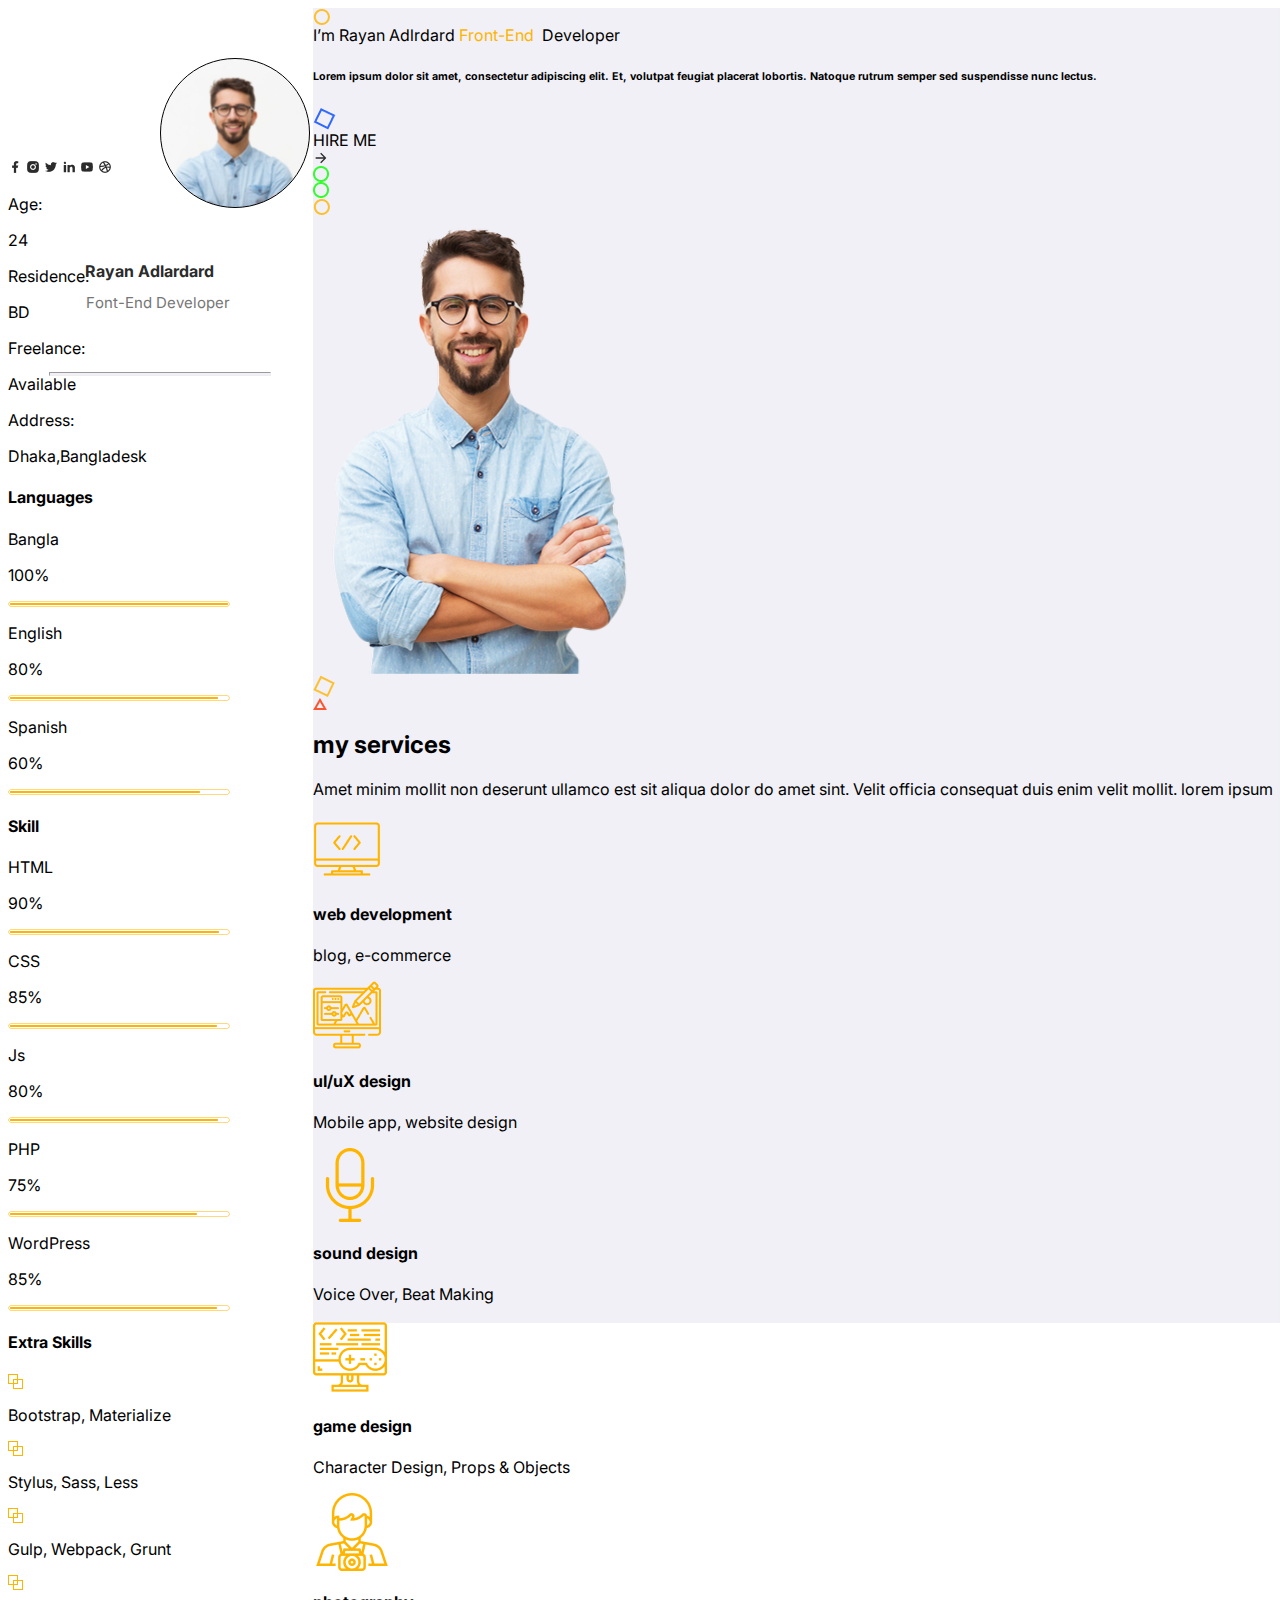
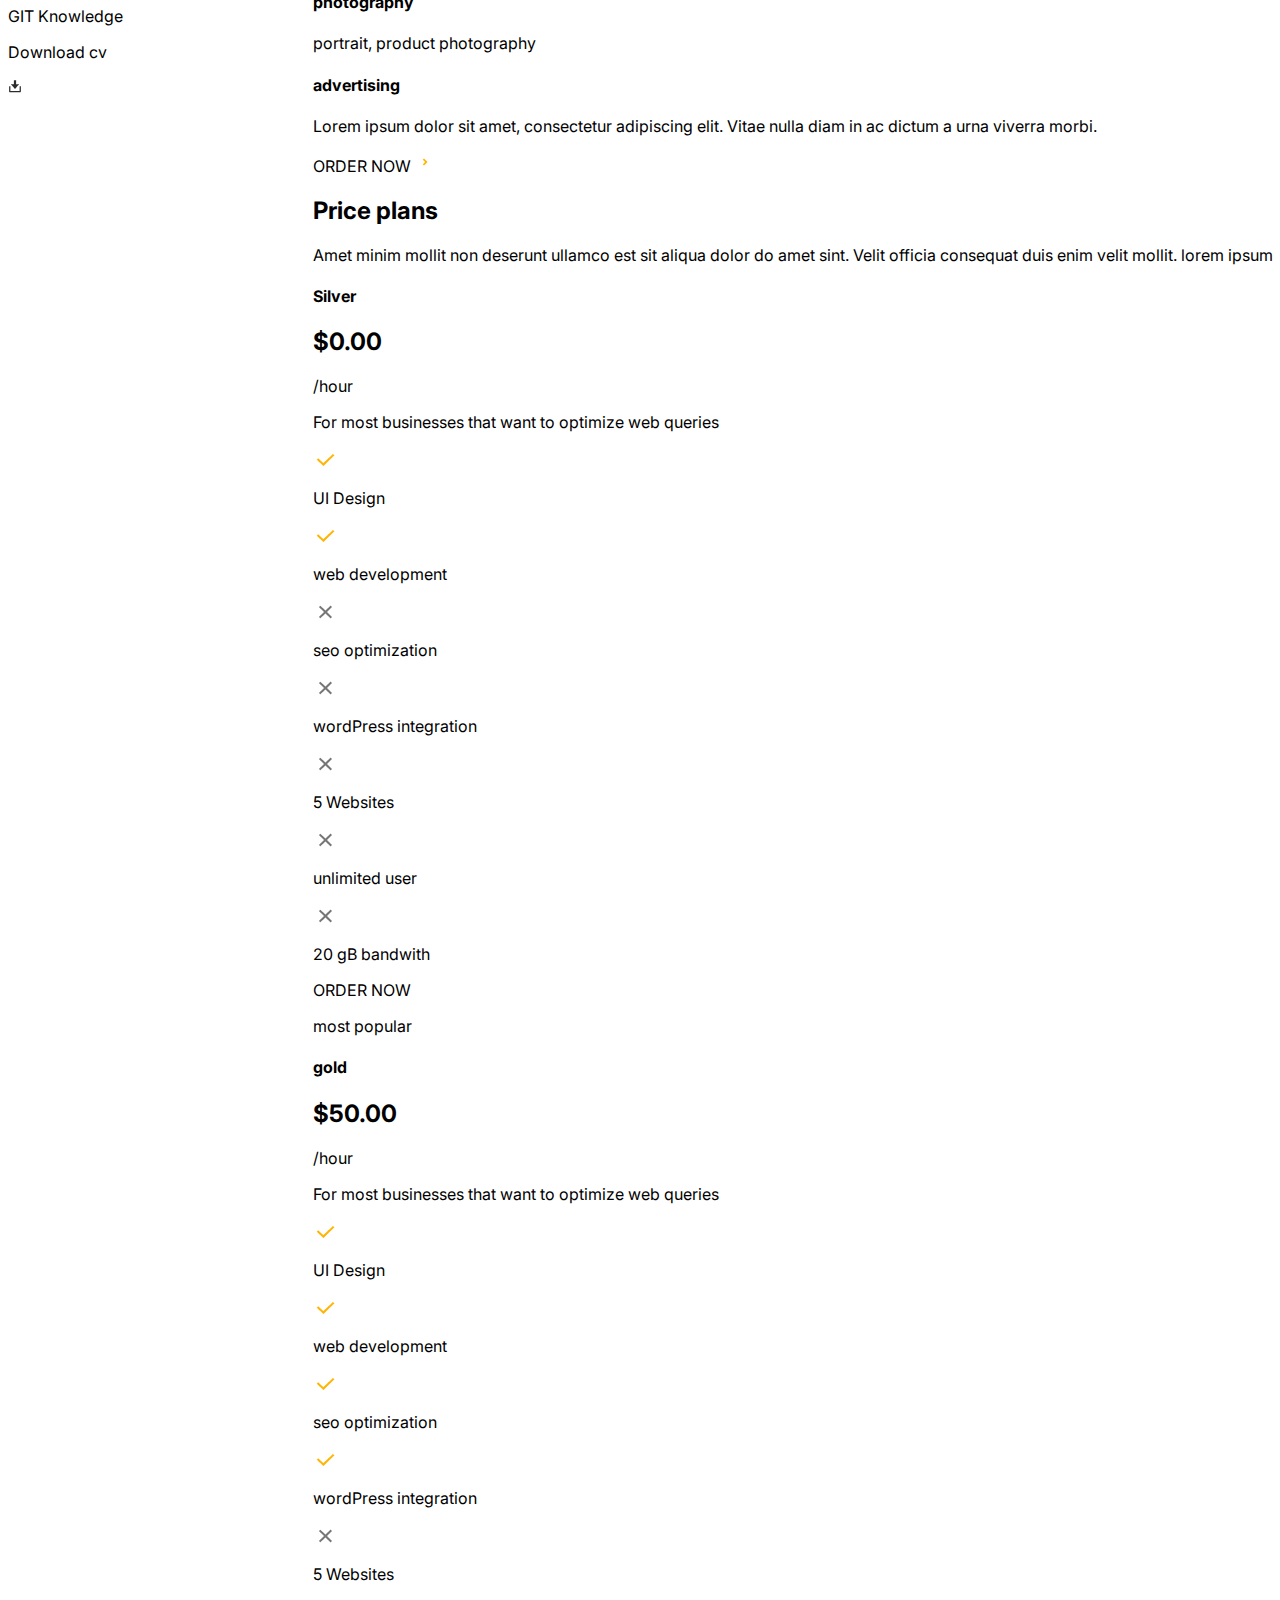
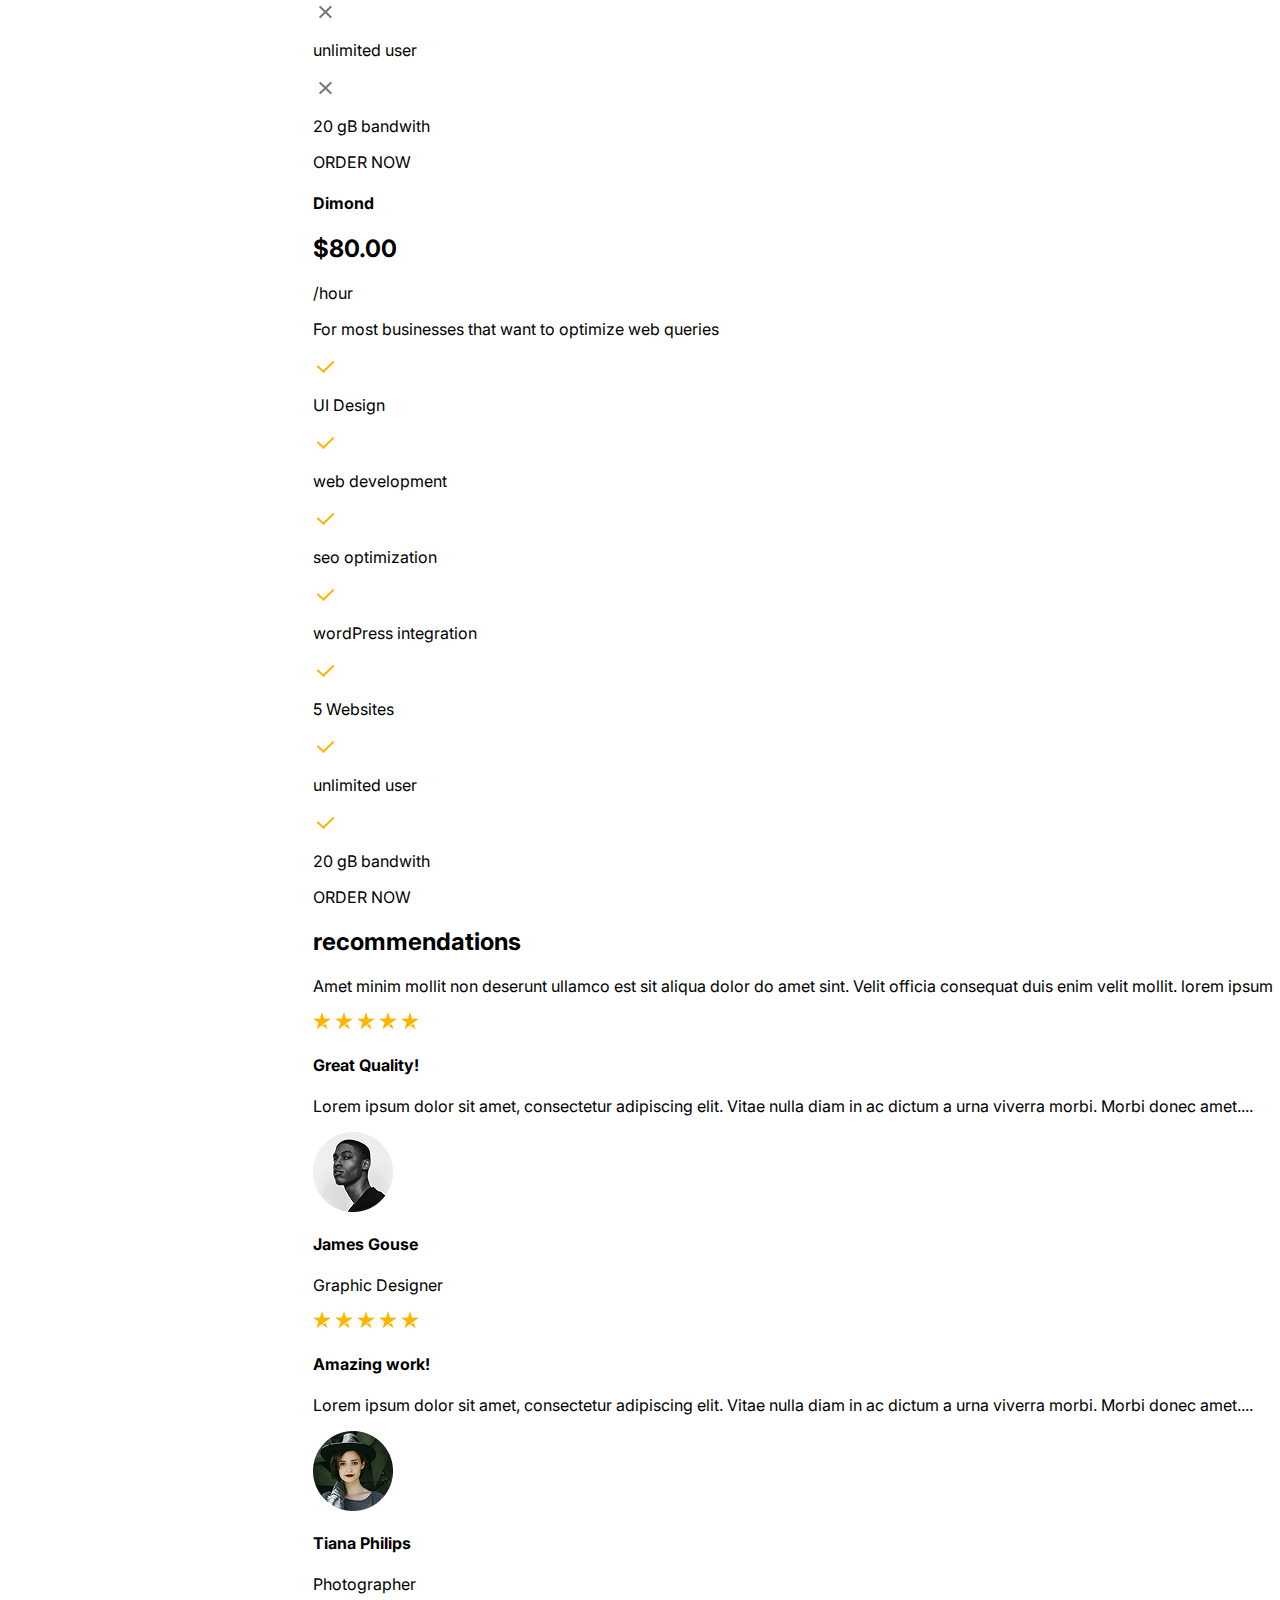
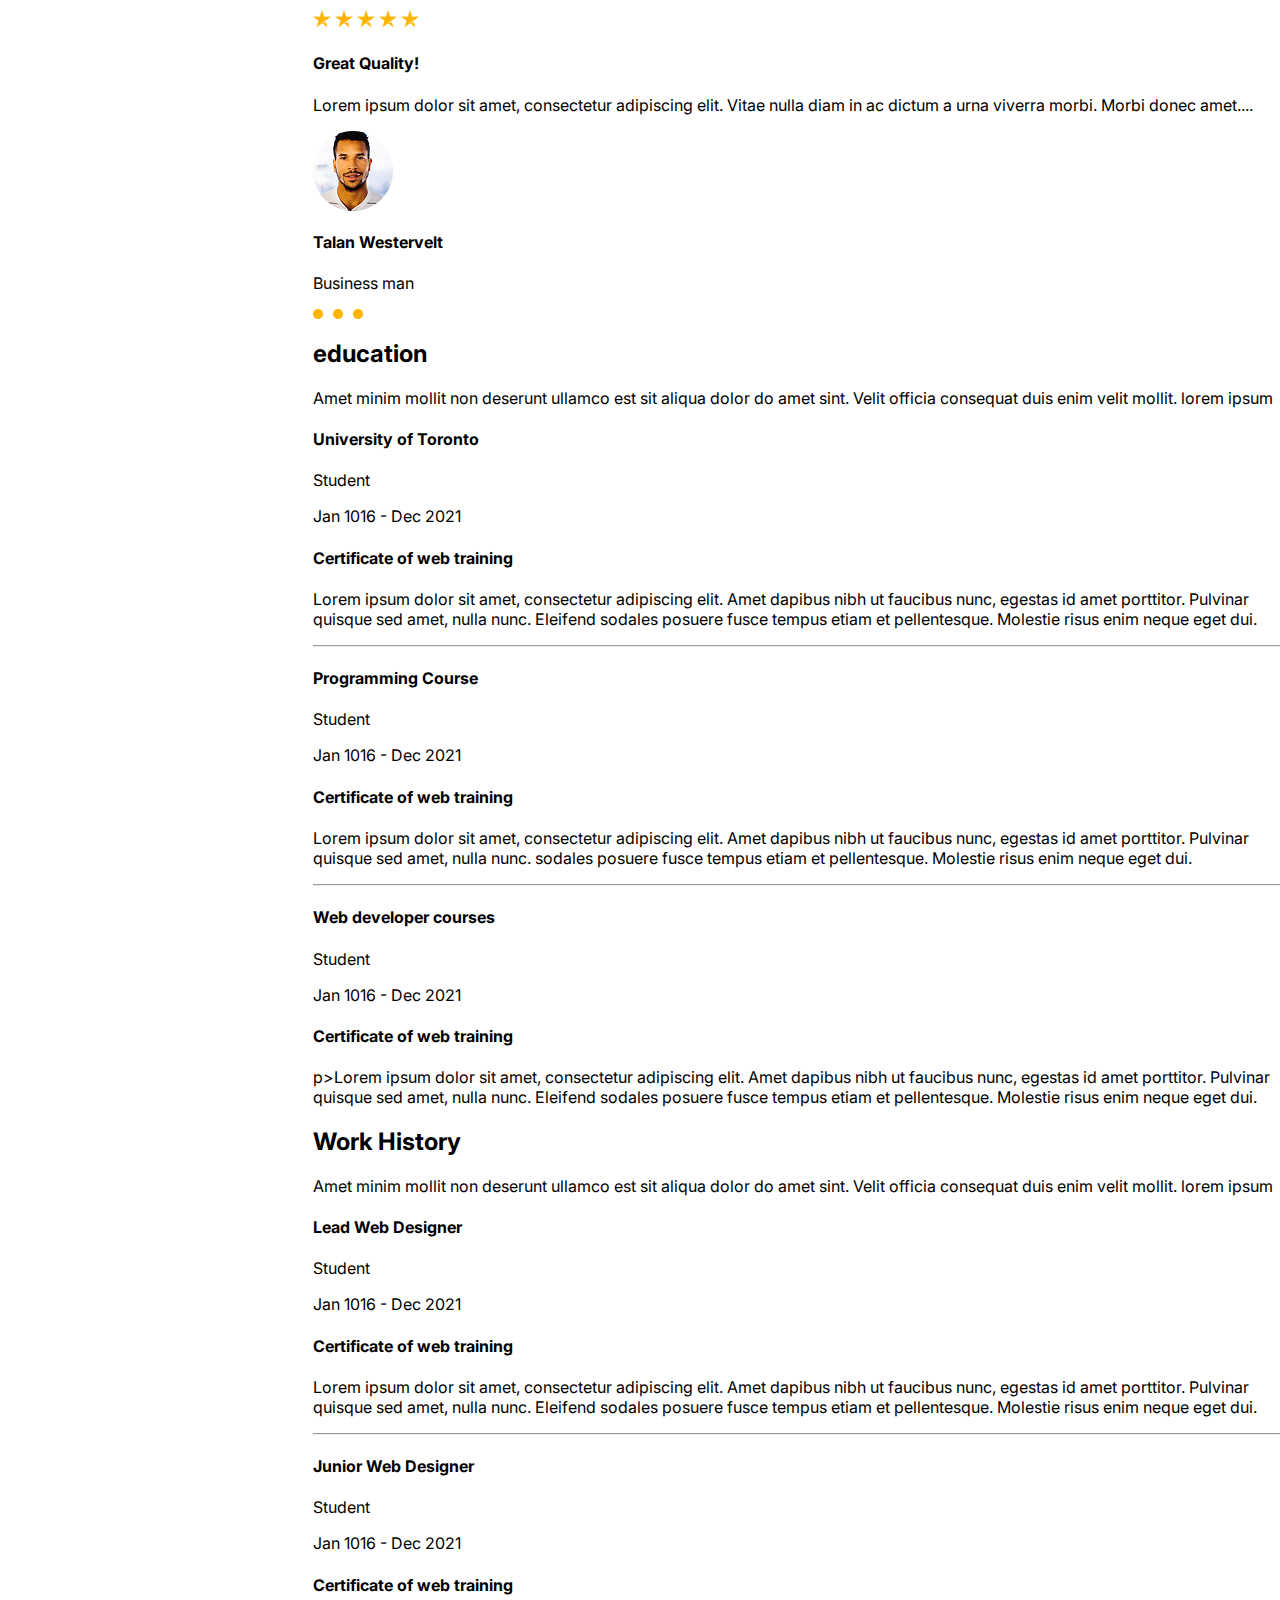
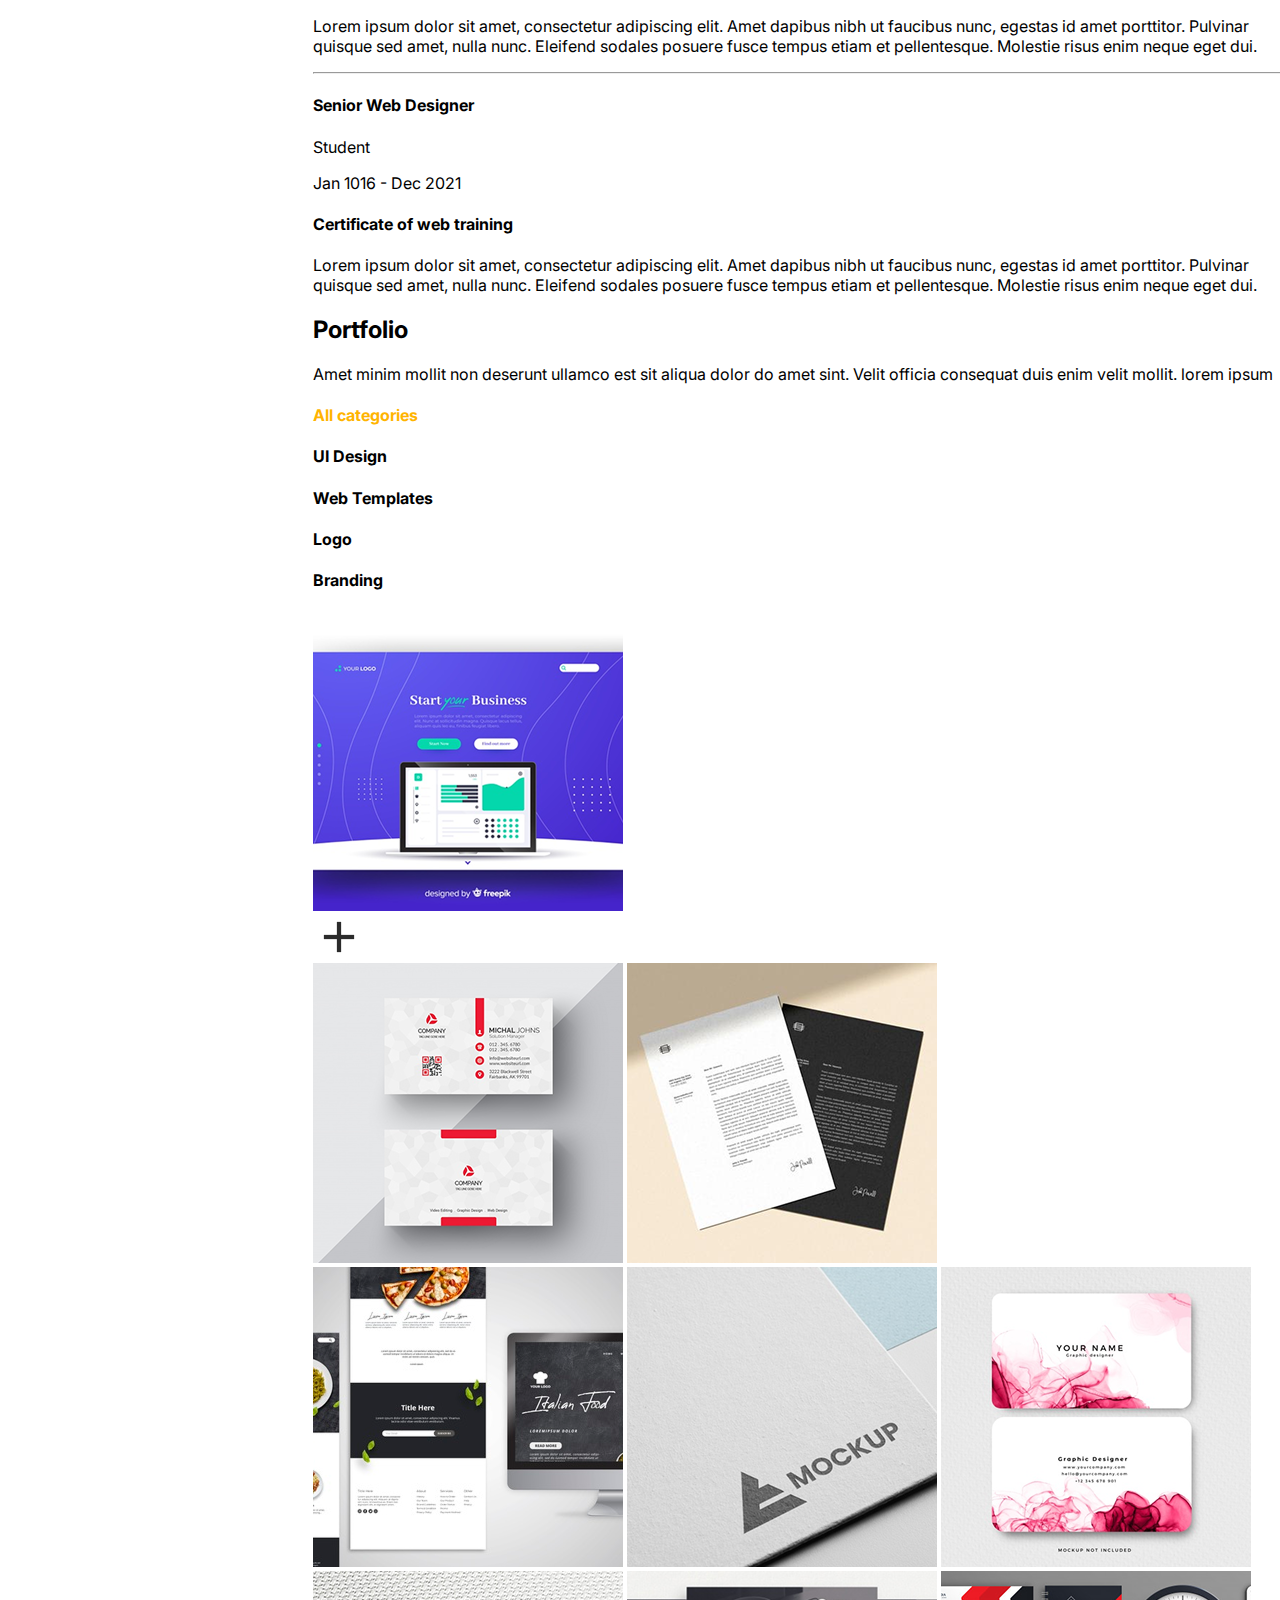
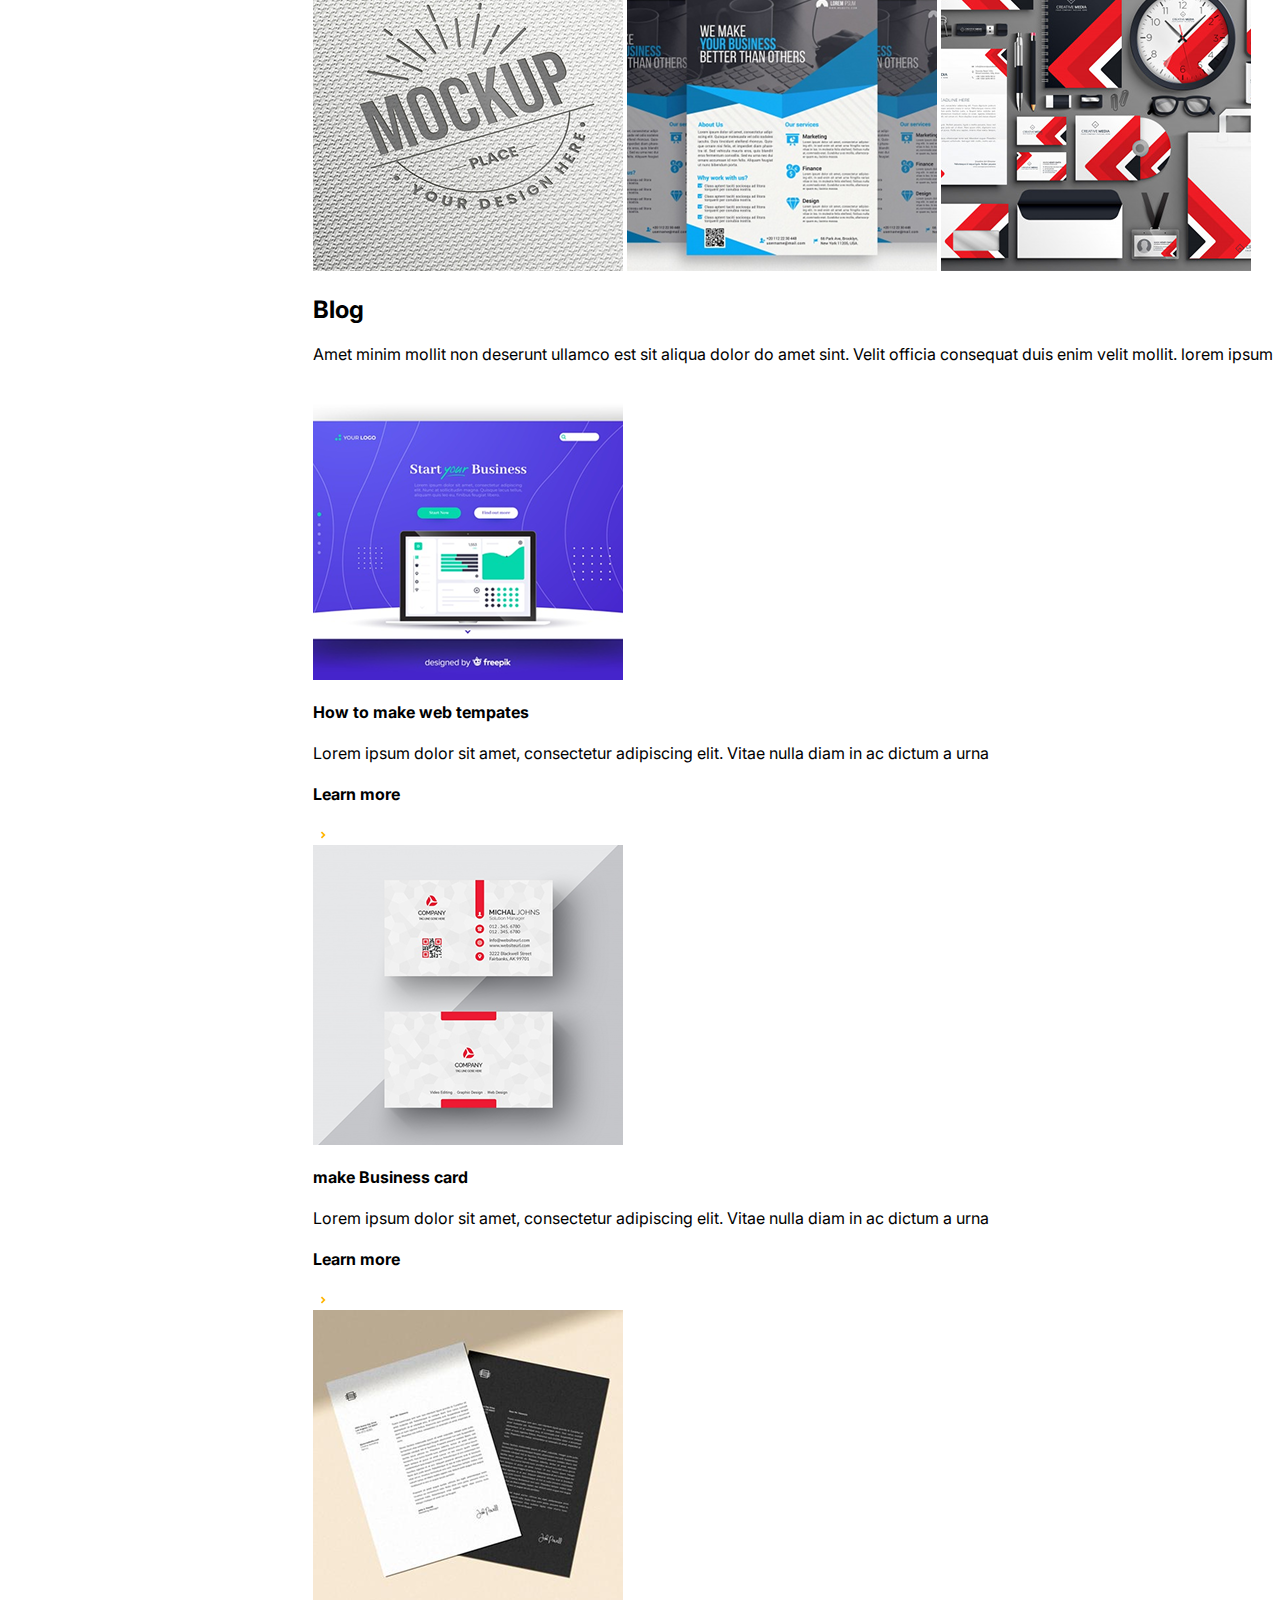
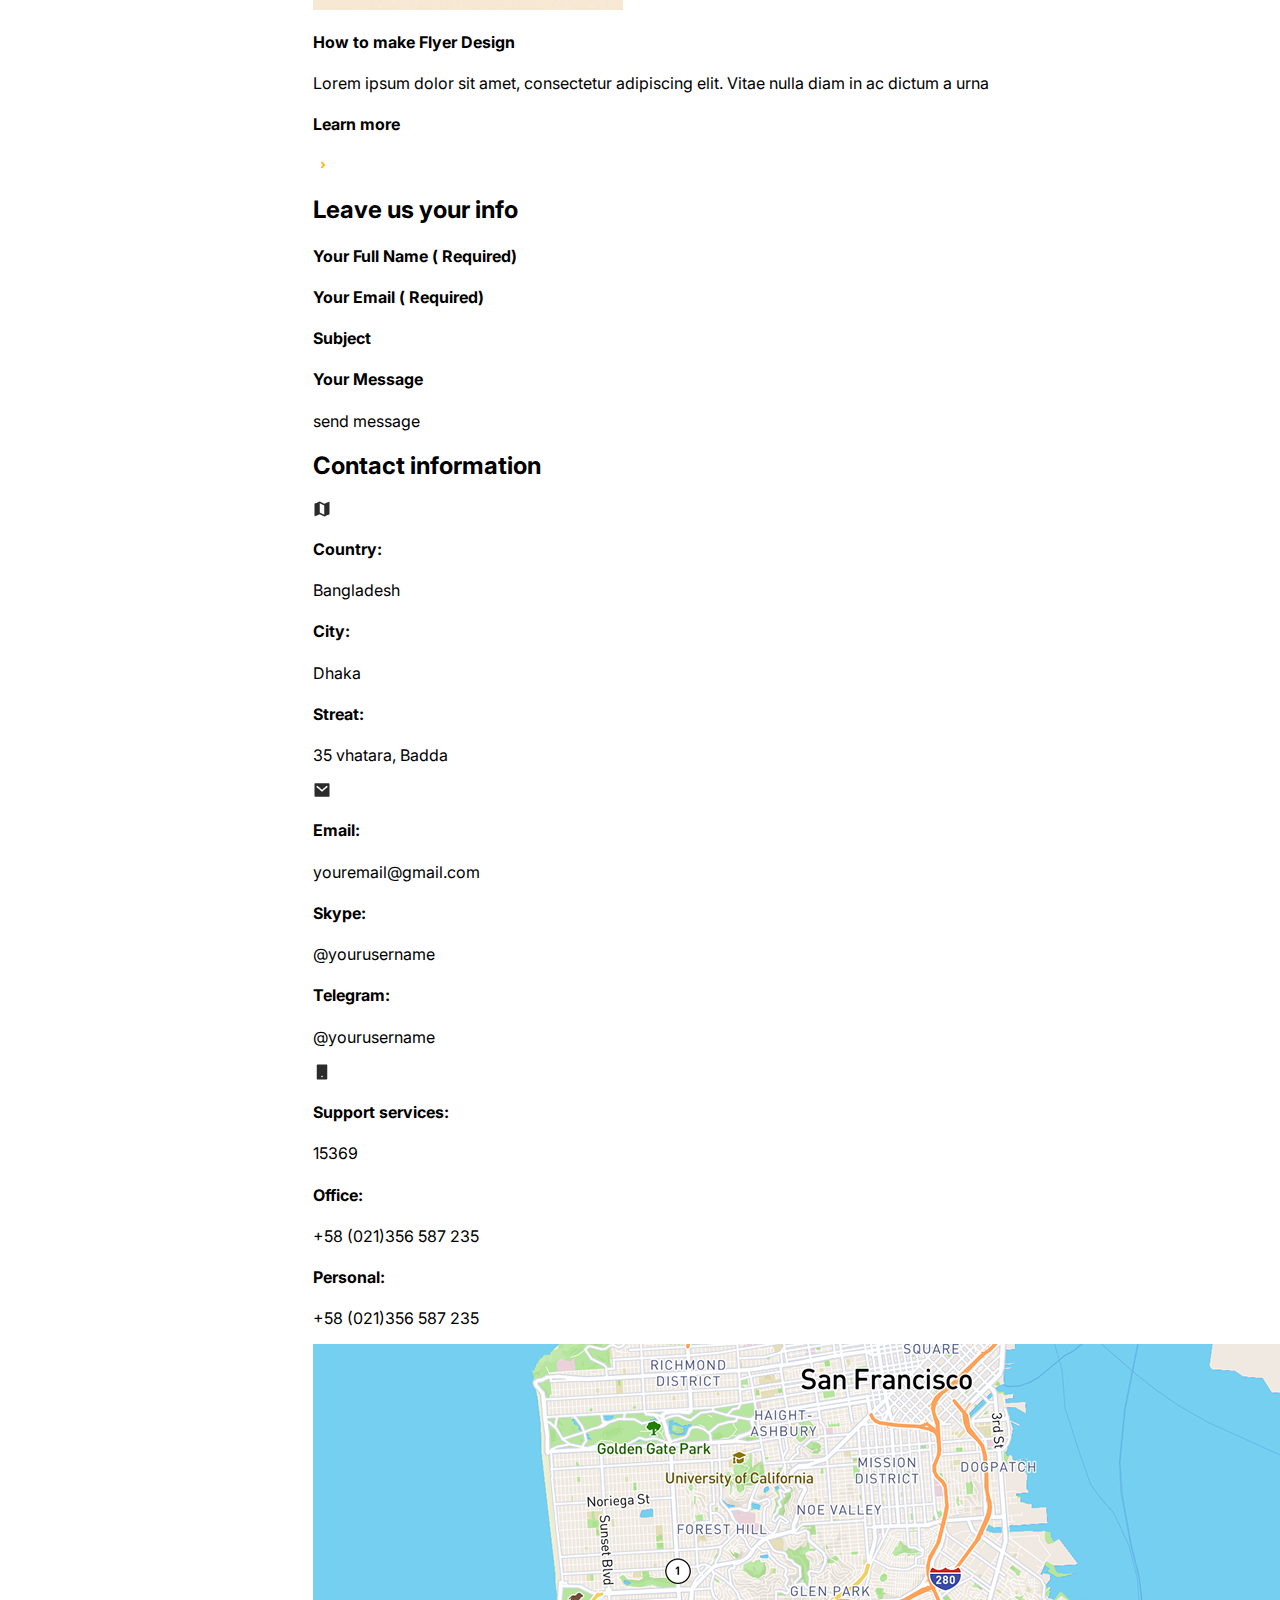
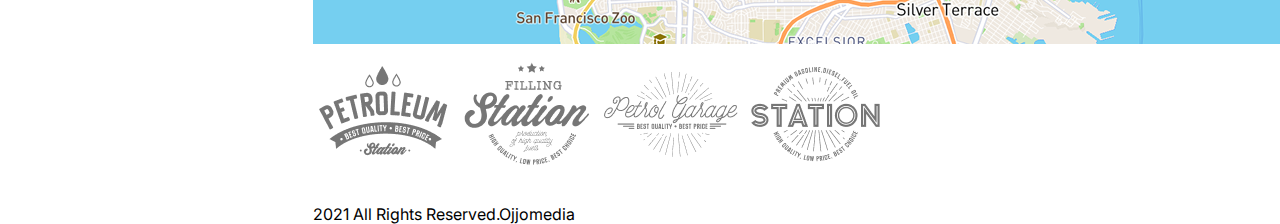
<file: index.html>
<!DOCTPYE html>
<html lang="en">
    <head>
        <meta charset="UTF-8">
    <meta name="viewport" content="width=device-width, initial-scale=1.0">
    <link rel="preconnect" href="https://fonts.googleapis.com">
    <link rel="preconnect" href="https://fonts.gstatic.com" crossorigin>
    <link href="https://fonts.googleapis.com/css2?family=Inter:wght@400;647&display=swap" rel="stylesheet">
    <link rel="stylesheet" href="css/style.css">
    </head>
    <body>
        <div class="layout-container">
            <!--sidebar area-->
            <aside class="sidebar">
                <div class="profile">
                    <div class="profile-img">  
                        <img class="img-profile" src="Profile.svg" alt="Profile"   >
                        <span class="dot"></span>
                    </div>
                <div class="profile-infor">
                        <h4 class="name">Rayan Adlardard</h4>
                        <p class="title">Font-End Developer</p>
                </div>
                    <div class="profile-app">
                        <span class="layout-icon">
                            <img src="facebook.png">
                        </span>
                        <span class="layout-icon">
                            <img src="instagram.png">
                        </span>
                        <span class="layout-icon">
                            <img  src="twitter.png">
                        </span>
                        <span class="layout-icon">
                            <img  src="linkedin.png">
                        </span>
                        
                        <span class="layout-icon">
                            <img src="Youtube.png">
                        </span>
                        <span class="layout-icon">
                            <img src="dribbble.png"
                        </span>
                        
                    </div>  

                    <div class="line"><hr> </div>  

                    <div class="personal-infor">
                        <div class="row1">
                            <p class="label">Age:</p>
                            <p class="value-label">24</p>
                        </div>
                        <div class="row2">
                            <p class="label">Residence:</p>
                            <p class="value-label">BD</p>
                        </div>
                        <div class="row3">
                            <p class="label">Freelance:</p>
                            <p class="value-label">Available</p>
                        </div>
                        <div class="row4">
                            <p class="label">Address:</p>
                            <p class="value-label">Dhaka,Bangladesk</p>
                        </div>
                    </div>   
                
                    <div class="line"><hr> </div> 
                    <div class="infor-skill">
                        <div class="skill-section">
                            <h4>Languages</h4>
                        </div>

                        <div class="skill-bar">
                            <p>Bangla</p>
                            <p>100%</p>
                        </div>

                        <div class="line-percent">
                            <img src="Line100.png" alt="Line">
                        </div>

                        <div class="skill-bar">
                            <p>English</p>
                            <p >80%</p>
                        </div>
                        <div class="line-percent">
                            <img src="Line 80.png" alt="Line">
                        </div>
                        <div class="skill-bar">
                            <p>Spanish</p>
                            <p >60%</p>
                        </div>
                        <div class="line-percent">
                        <img src="Line60.png" alt="Line">
                        </div>
                        <div class="line"><hr> </div> 

                        <div class="skill-section">
                        <h4>Skill</h4>
                        </div>
                        <div class="skill-bar">
                            <p>HTML</p>
                            <p >90%</p>
                        </div>
                        <div class="line-percent">
                        <img src="Line90.png" alt="Line">
                        </div>
                        <div class="skill-bar">
                            <p>CSS</p>
                            <p >85%</p>
                        </div>
                        <div class="line-percent">
                        <img src="Line85.png" alt="Line">
                        </div>
                        <div class="skill-bar">
                            <p>Js</p>
                            <p >80%</p>
                        </div>
                        <div class="line-percent">
                        <img src="Line 80.png" alt="Line">
                        </div>
                        <div class="skill-bar">
                            <p>PHP</p>
                            <p >75%</p>
                        </div>
                        <div class="line-percent">
                        <img src="Line75.png" alt="Line">
                        </div>
                        <div class="skill-bar">
                            <p>WordPress</p>
                            <p >85%</p>
                        </div>
                        <div class="line-percent">
                        <img src="Line85.png" alt="Line">
                        </div>
                        <div class="line"><hr> </div> 
                        <div class="section-ex-skill">
                            <div class="skill-section">
                                <h4>Extra Skills</h4>
                            </div>
                            <div class="content-extra-skill">
                                <div class="extra-skill">
                                    <img class="icon" src="Icons.png" alt="Icon"> 
                                    <p>Bootstrap, Materialize</p>
                                </div>
                                <div class="extra-skill">
                                    <img class="icon" src="Icons.png" alt="Icon">
                                    <p> Stylus, Sass, Less</p>
                                </div>
                                <div class="extra-skill">
                                    <img class="icon" src="Icons.png" alt="Icon">
                                    <p> Gulp, Webpack, Grunt</p>
                                </div>
                                <div class="extra-skill">
                                    <img class="icon" src="Icons.png" alt="Icon">
                                    <p> GIT Knowledge</p>
                                </div>
                            </div>
                        </div>
                        <div class="line"><hr> </div> 
                        <div class="download">
                            <p>Download cv</p>
                            <img class="down" src="Down.png" alt="Download">
                        </div>
                    </div>
                </div>
            </aside>
            <!-- main area  -->
            <main class="main_content">
                <div class="content-of main">
                <div class="profile-introduce">
                    <div class="ellipse13">
                    <img src="Ellipse 13.png" alt="">
                </div>
                   <div class="intro">
                        <div class="intro1">
                            I’m Rayan Adlrdard
                        <span class="text-color">
                            <span style="color:#FFB400">Front-End &nbsp;</span>Developer
                        </span>
                        </div>
                        <div class="intro2">
                            <h6>Lorem ipsum dolor sit amet, consectetur adipiscing elit. Et, volutpat feugiat placerat lobortis. Natoque rutrum semper sed suspendisse nunc lectus.</h6>
                        </div>
                        <div class="rectangle52">
                            <img src="Rectangle 52.png" alt="">
                        </div>
                   
                        <div class="hire">
                            <div class="hir">HIRE ME </div>
                            <img class="frame" src="Frame.svg" alt="Frame">
                        </div>
        
                        <div class="ellipse16a">
                        <img src="Ellipse 16.png" alt="">
                    </div>
                    </div>
                    <div class="ellipse16">
                        <img src="Ellipse 16.png" alt="">
                    </div>
                    <div class="ellipse13a">
                         <img src="Ellipse 13.png" alt="">
                    </div>
                    <!-- <div class="icon-img">                  -->
                        <div class="pho-intro">
                             <img src="Your Image 1.png" alt="photo=intro">
                        </div>
                    <!-- </div> -->
                     <div class="rectangle51">
                        <img src="Rectangle 51.png" alt="">
                     </div>
                     <div class="polygon">
                        <img src="Polygon 1.png" alt="">
                     </div>
                </div>

            <div class="SERVICES">
                <div class="My-Services">
                    <h2>my services</h2>
                </div>        
                <div class="services-desc">
                    <p>Amet minim mollit non deserunt ullamco est sit aliqua dolor do amet sint. 
                        Velit officia consequat duis enim velit mollit. lorem ipsum</p>
                </div>
                <div class="services-list">
                    <div class="services-top">
                        <div class="name-top">
                            <img class="coding" src="coding.png" alt="">
                            <h4 class="services-name">web development</h4>
                            <p class="description">blog, e-commerce</p>
                        </div>
                        <div class="name-top">
                            <img class="coding" src="illustration.png" alt=""> 
                            <h4 class="services-name">uI/uX design</h4>
                            <p class="description">Mobile app, website design</p>
                        </div>
                        <div class="name-top">
                            <img src="Microphone.png" alt="" class="coding">
                            <h4 class="services-name">sound design</h4>
                            <p class="description">Voice Over, Beat Making</p>
                        </div>
                    </div>
                    
                        <div class="services-bottom">
                            <div class="name-bottom">
                                <img src="game-development.png" alt="" class="coding">
                                <h4 class="services-name">game design</h4>
                                <p class="description">Character Design, Props & Objects</p>
                            </div>
                            <div class="name-bottom">
                                <img src="Photographer.png" alt="" class="coding">
                                <h4 class="services-name">photography</h4>
                                <p class="description">portrait, product photography</p>
                            </div>
                            <div class="name-bottom">
                                <h4 class="services-name">advertising</h4>
                                <p class="description-order">Lorem ipsum dolor sit amet, consectetur adipiscing elit. 
                                    Vitae nulla diam in ac dictum a urna viverra morbi. </p>
                                <div class="order">ORDER NOW <img class="Frame-order" src="Frame Order.png" alt=""></div>
                            </div>
                        </div>
                    
                </div>
                    <div class="My-Services">
                        <h2>Price plans</h2>
                    </div>        
                    <div class="services-desc">
                        <p>Amet minim mollit non deserunt ullamco est sit aliqua dolor do amet sint. 
                        Velit officia consequat duis enim velit mollit. lorem ipsum</p>
                    </div>
                <div class="Price-Services">
                    <div class="services-status">
                      <h4 class="tier-silver" >Silver</h4>
                      <div class="price-per-times">
                        <h2 class="price ">$0.00</h2>
                        <p class="times">/hour</p>
                      </div>
                      <p class="caption">For most businesses that want to optimize web queries</p>
                      <div class="available-services">
                        <img class="check-icon" src="Check.png" alt="">
                        <p class="check-services">UI Design</p>
                      </div>
                      <div class="available-services">
                        <img class="check-icon" src="Check.png" alt="">
                        <p class="check-services">web development</p>
                      </div>
                      <div class="available-services">
                        <img class="check-icon" src="Close.png" alt="">
                        <p class="check-services">seo optimization</p>
                      </div>
                      <div class="available-services">
                        <img class="check-icon" src="Close.png" alt="">
                        <p class="check-services">wordPress integration</p>
                      </div>
                      <div class="available-services">
                        <img class="check-icon" src="Close.png" alt="">
                        <p class="check-services">5 Websites</p>
                      </div>
                      <div class="available-services">
                        <img class="check-icon" src="Close.png" alt="">
                        <p class="check-services">unlimited user</p>
                      </div>
                      <div class="available-services">
                        <img class="check-icon" src="Close.png" alt="">
                        <p class="check-services">20 gB bandwith</p>
                      </div>
                      <div class="silver-order">
                            <div class="order-now">ORDER NOW</div>
                      </div>
                    </div>
                    <div class="services-status">
                        <div class="popularity">
                            <p class="value-pol">most popular</p>
                        </div>

                        <h4 class="tier-gold" >gold</h4>
                      <div class="price-per-times">
                        <h2 class="price ">$50.00</h2>
                        <p class="times">/hour</p>
                      </div>
                      <p class="caption">For most businesses that want to optimize web queries</p>
                      <div class="available-services">
                        <img class="check-icon" src="Check.png" alt="">
                        <p class="check-services">UI Design</p>
                      </div>
                      <div class="available-services">
                        <img class="check-icon" src="Check.png" alt="">
                        <p class="check-services">web development</p>
                      </div>
                      <div class="available-services">
                        <img class="check-icon" src="Check.png" alt="">
                        <p class="check-services">seo optimization</p>
                      </div>
                      <div class="available-services">
                        <img class="check-icon" src="Check.png" alt="">
                        <p class="check-services">wordPress integration</p>
                      </div>
                      <div class="available-services">
                        <img class="check-icon" src="Close.png" alt="">
                        <p class="check-services">5 Websites</p>
                      </div>
                      <div class="available-services">
                        <img class="check-icon" src="Close.png" alt="">
                        <p class="check-services">unlimited user</p>
                      </div>
                      <div class="available-services">
                        <img class="check-icon" src="Close.png" alt="">
                        <p class="check-services">20 gB bandwith</p>
                      </div>
                      <div class="gold-order">
                            <div class="order-now">ORDER NOW</div>
                      </div>
                    </div>
                    
                    <div class="services-status">
                        
                        <h4 class="tier-dimond" >Dimond</h4>
                        <div class="price-per-times">
                            <h2 class="price ">$80.00</h2>
                            <p class="times">/hour</p>
                        </div>
                         <p class="caption">For most businesses that want to optimize web queries</p>
                        <div class="available-services">
                            <img class="check-icon" src="Check.png" alt="">
                            <p class="check-services">UI Design</p>
                        </div>
                        <div class="available-services">
                            <img class="check-icon" src="Check.png" alt="">
                            <p class="check-services">web development</p>
                        </div>
                        <div class="available-services">
                            <img class="check-icon" src="Check.png" alt="">
                            <p class="check-services">seo optimization</p>
                        </div>
                        <div class="available-services">
                            <img class="check-icon" src="Check.png" alt="">
                            <p class="check-services">wordPress integration</p>
                        </div>
                        <div class="available-services">
                            <img class="check-icon" src="Check.png" alt="">
                            <p class="check-services">5 Websites</p>
                        </div>
                        <div class="available-services">
                            <img class="check-icon" src="Check.png" alt="">
                            <p class="check-services">unlimited user</p>
                        </div>
                        <div class="available-services">
                                <img class="check-icon" src="Check.png" alt="">
                                <p class="check-services">20 gB bandwith</p>
                            </div>
                            <div class="dimond-order">
                                <div class="order-now">ORDER NOW</div>
                            </div>
                        </div>
                    </div>
                    
            </div>
            <div class="recommendations">
                <div class="My-Services">
                        <h2>recommendations</h2>
                    </div>        
                    <div class="services-desc">
                        <p>Amet minim mollit non deserunt ullamco est sit aliqua dolor do amet sint. 
                        Velit officia consequat duis enim velit mollit. lorem ipsum</p>
                    </div>
                <div class="recommendation-list">
                    <div class="recommendation-content">
                        <div class="star">
                            <img src="Star.png" alt="">
                            <img src="Star.png" alt="">
                            <img src="Star.png" alt="">
                            <img src="Star.png" alt="">
                            <img src="Star.png" alt="">
                        </div>
                        <div class="review">
                            <h4>Great Quality!</h4>
                        </div>
                        <div class="review-content">
                            <p>Lorem ipsum dolor sit amet, consectetur adipiscing elit. 
                                Vitae nulla diam in ac dictum a urna viverra morbi. Morbi donec amet....</p>
                        </div>
                        <div class="infor-reviewer">
                            <div class="photo-reviewer"><img src="Profile Reviewer1.png" alt=""></div>
                            <div class="name-occupation">
                                <h4 class="name-reviewer">James Gouse</h4>
                                <p class="occupation">Graphic Designer</p>
                            </div>
                        </div>
                    </div>
                    <div class="recommendation-content">
                        <div class="star">
                            <img src="Star.png" alt="">
                            <img src="Star.png" alt="">
                            <img src="Star.png" alt="">
                            <img src="Star.png" alt="">
                            <img src="Star.png" alt="">
                        </div>
                        <div class="review">
                            <h4>Amazing work!</h4>
                        </div>
                        <div class="review-content">
                            <p>Lorem ipsum dolor sit amet, consectetur adipiscing elit. 
                                Vitae nulla diam in ac dictum a urna viverra morbi. Morbi donec amet....</p>
                        </div>
                        <div class="infor-reviewer">
                            <div class="photo-reviewer"><img src="Profile Reviewer2.png" alt=""></div>
                            <div class="name-occupation">
                                <h4 class="name-reviewer">Tiana Philips</h4>
                                <p class="occupation">Photographer</p>
                            </div>
                        </div>
                    </div>
                    <div class="recommendation-content">
                        <div class="star">
                            <img src="Star.png" alt="">
                            <img src="Star.png" alt="">
                            <img src="Star.png" alt="">
                            <img src="Star.png" alt="">
                            <img src="Star.png" alt="">
                        </div>
                        <div class="review">
                            <h4>Great Quality!</h4>
                        </div>
                        <div class="review-content">
                            <p>Lorem ipsum dolor sit amet, consectetur adipiscing elit. 
                                Vitae nulla diam in ac dictum a urna viverra morbi. Morbi donec amet....</p>
                        </div>
                        <div class="infor-reviewer">
                            <div class="photo-reviewer"><img src="Profile Reviewer3.png" alt=""></div>
                            <div class="name-occupation">
                                <h4 class="name-reviewer">Talan Westervelt</h4>
                                <p class="occupation">Business man</p>
                            </div>
                        </div>
                    </div>
                   
                </div>
                 <div class="dot3">
                        <img src="Group 39.png" alt="">
                    </div>
            </div>
            <div class="education">
                <div class="My-Services">
                    <h2>education</h2>
                </div>        
                <div class="services-desc">
                    <p>Amet minim mollit non deserunt ullamco est sit aliqua dolor do amet sint. 
                    Velit officia consequat duis enim velit mollit. lorem ipsum</p>
                </div>

                <div class="education-program">
                    <div class="program-courses">
                        <div class="infor-courses">
                            <div class="timeline-infor">
                                <div class="name-courses">
                                        <h4>University of Toronto</h4>
                                </div>
                                <div class="learner-date">
                                    <p class="learner">Student</p>
                                    <div class="padding-date"><span class="date">Jan 1016 - Dec 2021</span></div>
                                </div>
                            </div>
                            <div class="details">
                                <div class="title-courses">
                                    <h4>Certificate of web training</h4>
                                </div>
                                <div class="description-courses">
                                    <p>Lorem ipsum dolor sit amet, consectetur adipiscing elit. Amet dapibus nibh ut faucibus nunc, egestas id amet porttitor. Pulvinar quisque sed amet, nulla nunc.
                                     Eleifend sodales posuere fusce tempus etiam et pellentesque. Molestie risus enim neque eget dui.</p>
                                </div>
                            </div>
                        </div>
                        <div class="line-courses"><hr></div>
                        <div class="infor-courses">
                                <div class="timeline-infor">
                                    <div class="name-courses">
                                        <h4>Programming Course</h4>
                                    </div>
                                    <div class="learner-date">
                                        <p class="learner">Student</p>
                                        <div class="padding-date"><span class="date">Jan 1016 - Dec 2021</span></div>
                                    </div>
                                </div>
                            <div class="details">
                                <div class="title-courses">
                                    <h4>Certificate of web training</h4>
                                </div>
                                <div class="description-courses">
                                    <p>Lorem ipsum dolor sit amet, consectetur adipiscing elit. Amet dapibus nibh ut faucibus nunc, egestas id amet porttitor. Pulvinar quisque sed amet, nulla nunc.
                                     sodales posuere fusce tempus etiam et pellentesque. Molestie risus enim neque eget dui.</p>
                                </div>
                            </div>
                        </div>
                        <div class="line-courses"><hr></div>
                        <div class="infor-courses">
                            <div class="timeline-infor">
                                <div class="name-courses">
                                    <h4>Web developer courses</h4>
                                </div>
                                <div class="learner-date">
                                    <p class="learner">Student</p>
                                    <div class="padding-date"><span class="date">Jan 1016 - Dec 2021</span></div>
                                </div>
                            </div>
                                <div class="details">
                                    <div class="title-courses">
                                    <h4>Certificate of web training</h4>
                                </div>
                                <div class="description-courses">
                                    p>Lorem ipsum dolor sit amet, consectetur adipiscing elit. Amet dapibus nibh ut faucibus nunc, egestas id amet porttitor. Pulvinar quisque sed amet, nulla nunc.
                                    Eleifend sodales posuere fusce tempus etiam et pellentesque. Molestie risus enim neque eget dui.</p>
                                </div>
                        </div>
                        
                    </div>
                </div>
                        
            </div>

            <!-- </div> -->

            <div class="work-history">
                <div class="My-Services">
                        <h2>Work History</h2>
                </div>        
                    <div class="services-desc">
                <p>Amet minim mollit non deserunt ullamco est sit aliqua dolor do amet sint. 
                        Velit officia consequat duis enim velit mollit. lorem ipsum</p>
                </div>
               <div class="history-work">
                        <div class="program-courses">
                            <div class="infor-courses">
                                <div class="timeline-infor">
                                    <div class="name-courses">
                                        <h4>Lead Web Designer</h4>
                                    </div>
                                    <div class="learner-date">
                                        <p class="learner">Student</p>
                                        <div class="padding-date"><span class="date">Jan 1016 - Dec 2021</span></div>
                                    </div>
                                </div>
                                <div class="details">
                                    <div class="title-courses">
                                        <h4>Certificate of web training</h4>
                                    </div>
                                    <div class="description-courses">
                                        <p>Lorem ipsum dolor sit amet, consectetur adipiscing elit. Amet dapibus nibh ut faucibus nunc, egestas id amet porttitor. Pulvinar quisque sed amet, nulla nunc.
                                             Eleifend sodales posuere fusce tempus etiam et pellentesque. Molestie risus enim neque eget dui.</p>
                                    </div>
                                </div>
                            </div>
                            <div class="line-courses"><hr></div>
                            <div class="infor-courses">
                                <div class="timeline-infor">
                                    <div class="name-courses">
                                        <h4>Junior Web Designer</h4>
                                    </div>
                                    <div class="learner-date">
                                        <p class="learner">Student</p>
                                        <div class="padding-date"><span class="date">Jan 1016 - Dec 2021</span></div>
                                    </div>
                                </div>
                                <div class="details">
                                    <div class="title-courses">
                                        <h4>Certificate of web training</h4>
                                    </div>
                                    <div class="description-courses">
                                        <p>Lorem ipsum dolor sit amet, consectetur adipiscing elit. Amet dapibus nibh ut faucibus nunc, egestas id amet porttitor. Pulvinar quisque sed amet, nulla nunc.
                                             Eleifend sodales posuere fusce tempus etiam et pellentesque. Molestie risus enim neque eget dui.</p>
                                    </div>
                                </div>
                            </div>
                            <div class="line-courses"><hr></div>
                            <div class="infor-courses">
                                <div class="timeline-infor">
                                    <div class="name-courses">
                                        <h4>Senior Web Designer</h4>
                                    </div>
                                    <div class="learner-date">
                                        <p class="learner">Student</p>
                                        <div class="padding-date"><span class="date">Jan 1016 - Dec 2021</span></div>
                                    </div>
                                </div>
                                <div class="details">
                                    <div class="title-courses">
                                        <h4>Certificate of web training</h4>
                                    </div>
                                    <div class="description-courses">
                                        <p>Lorem ipsum dolor sit amet, consectetur adipiscing elit. Amet dapibus nibh ut faucibus nunc, egestas id amet porttitor. Pulvinar quisque sed amet, nulla nunc.
                                             Eleifend sodales posuere fusce tempus etiam et pellentesque. Molestie risus enim neque eget dui.</p>
                                    </div>
                                </div>
                            </div>
                        </div>
                        
                    </div>
            </div>

            <div class="Portfolio">
               <div class="My-Services">
                        <h2>Portfolio</h2>
                </div>        
                    <div class="services-desc">
                <p>Amet minim mollit non deserunt ullamco est sit aliqua dolor do amet sint. 
                        Velit officia consequat duis enim velit mollit. lorem ipsum</p>
                </div>
                <div class="menu">
                    <h4 style="color: #FFB400;">All categories</h4>
                    <h4>UI Design</h4>
                    <h4>Web Templates</h4>
                    <h4>Logo</h4>
                    <h4>Branding</h4>
                </div>
                <div class="menu-list">
                    <div class="menu-top">
                        <div class="cotainer-photo1">
                            <img class="photos" src="photo1.png" alt="">
                            <div class="padding-photo1"><img src="Add Icon.png" alt="" class="add-icon"></div>
                            
                        </div>
                        <img src="photo2.png" alt="" class="photos">
                        <img src="photo3.png" alt="" class="photos">
                    </div>
                    <div class="menu-center">
                        <img src="photo4.png" alt="" class="photos">
                        <img src="photo5.png" alt="" class="photos">
                        <img src="photo6.png" alt="" class="photos">
                    </div>
                    <div class="menu-bottom">
                        <img src="photo7.png" alt="" class="photos">
                        <img src="photo8.png" alt="" class="photos">
                        <img src="photo9.png" alt="" class="photos">
                    </div>
                </div>
            </div>
            <div class="blog">
                <div class="My-Services">
                        <h2>Blog</h2>
                </div>        
                    <div class="services-desc">
                <p>Amet minim mollit non deserunt ullamco est sit aliqua dolor do amet sint. 
                        Velit officia consequat duis enim velit mollit. lorem ipsum</p>
                </div>
                <div class="list-blog">
                    <div class="web-tempates">
                        <img src="photo1.png" alt="" class="photos">
                        <div class="content-blog">
                            <h4 class="title-blog">How to make web tempates</h4>
                            <p class="description-blog">Lorem ipsum dolor sit amet, consectetur adipiscing elit.
                            Vitae nulla diam in ac dictum a urna </p>
                            <div class="more">
                                <h4 class="learn-more">Learn more</h4>
                                <img class="Frame-learn-more" src="Frame Order.png" alt="">
                            </div>
                        </div>
                    </div>
                    <div class="bussiness-card">
                        <img src="photo2.png" alt="" class="photos">
                        <div class="content-blog">
                            <h4 class="title-blog">make Business card</h4>
                            <p class="description-blog">Lorem ipsum dolor sit amet, consectetur adipiscing elit.
                            Vitae nulla diam in ac dictum a urna </p>
                            <div class="more">
                                <h4 class="learn-more">Learn more</h4>
                                <img class="Frame-learn-more" src="Frame Order.png" alt="">
                            </div>
                        </div>
                    </div>
                    <div class="flyer-design">
                         <img src="photo3.png" alt="" class="photos">
                        <div class="content-blog">
                            <h4 class="title-blog">How to make Flyer Design</h4>
                            <p class="description-blog">Lorem ipsum dolor sit amet, consectetur adipiscing elit.
                            Vitae nulla diam in ac dictum a urna </p>
                            <div class="more">
                                <h4 class="learn-more">Learn more</h4>
                                <img class="Frame-learn-more" src="Frame Order.png" alt="">
                            </div>
                        </div>
                    </div>
                </div>
            </div>
            <div class="your-infor">
                <div class="leave-infor">
                    <div class="title-leave-infor">
                        <h2>Leave us your info</h2>
                    </div>
                    <div class="box-infor">
                        <div class="content-leave-infor">
                            <h4 class="input-oject">Your Full Name ( Required)</h4>
                            <div class="fill-input"></div>
                            <h4 class="input-oject">Your Email ( Required)</h4>
                            <div class="fill-input"></div>
                            <h4 class="input-oject">Subject</h4>
                            <div class="fill-input"></div>
                            <h4 class="input-oject">Your Message</h4>
                            <div class="fill-input-message"></div>
                            <div class="padding-send-message">
                                <span class="send-message">send message</span>
                            </div>
                        </div>
                    </div>
                </div>
                <div class="contact-infor">
                    
                    <div class="title-contact-infor">
                        <h2>Contact information</h2>
                    </div>
                    <div class="contact">
                        <div class="location">
                            <div class="contact-loca">
                            <div class="padding-icon-location">
                                <img src="location.png" alt="" class="icon-location">
                            </div>
                            <div class="content-loca">
                                <div class="row1-loca">
                                    <h4 class="name-loca">Country:</h4>
                                    <p class="value-loca">Bangladesh</p>
                                </div>
                                <div class="row2-loca">
                                    <h4 class="name-loca">City:</h4>
                                    <p class="value-loca">Dhaka</p>
                                </div>
                                <div class="row3-loca">
                                    <h4 class="name-loca">Streat:</h4>
                                    <p class="value-loca">35 vhatara, Badda</p>
                                </div>
                            </div>
                            </div>
                        </div>
                         <div class="mail">
                            <div class="contact-mail">
                            <div class="padding-icon-mail">
                                <img src="mail.png" alt="" class="icon-mail">
                            </div>
                            <div class="content-mail">
                                <div class="row1-mail">
                                    <h4 class="name-mail">Email:</h4>
                                    <p class="value-mail">youremail@gmail.com</p>
                                </div>
                                <div class="row2-mail">
                                    <h4 class="name-mail">Skype:</h4>
                                    <p class="value-mail">@yourusername</p>
                                </div>
                                <div class="row3-mail">
                                    <h4 class="name-mail">Telegram:</h4>
                                    <p class="value-mail">@yourusername</p>
                                </div>
                            </div>
                            </div>
                        </div> 
                        <div class="phone">
                            <div class="contact-phone">
                            <div class="padding-icon-phone">
                                <img src="Mobile.png" alt="" class="icon-phone">
                            </div>
                            <div class="content-phone">
                                <div class="row1-phone">
                                    <h4 class="name-phone">Support services:</h4>
                                    <p class="phone-number">15369</p>
                                </div>
                                <div class="row2-phone">
                                    <h4 class="name-phone">Office:</h4>
                                    <p class="phone-number">+58 (021)356 587 235</p>
                                </div>
                                <div class="row3-phone">
                                    <h4 class="name-phone">Personal:</h4>
                                    <p class="phone-number">+58 (021)356 587 235</p>
                                </div>
                            </div>
                            </div>
                        </div>
                    </div>
                </div>
            </div>
            <div class="map">
                <img src="Map.png" alt="">
            </div>
            <div class="logo-section">
                <img src="logo1.png" alt="Petroleum Station" class="partner-logo">
                <img src="logo2.png" alt="Filling Station" class="partner-logo">
                <img src="logo3.png" alt="Petrol Garage" class="partner-logo">
                <img src="logo4.png" alt="Station" class="partner-logo">
            </div>

             <!-- footer -->
             <div class="container-footer">
                <p class="footer">2021 All Rights Reserved.Ojjomedia</p>
            </div>
            </main>
            
            <!-- right nav -->
            <nav class="right-nav">
                <div class="navigation-bar">
                    <img src="Contrast.png" alt="" class="contrast-icon">
                    <div class="nav-Menu-Icons">
                        <div class="tooltip-and-home">
                            <div class="tooltip-align">
                                <div class="tooltip">Home</div>
                            </div>
                            <div class="padding-home">
                                <img class="home-icon" src="Home.png" alt="">
                            </div>
                        </div>
                        <div class="padding-file-code">
                            <img src="file-code.png" alt="" class="file-code-icon">
                        </div>
                        <div class="padding-cv">
                            <img src="cv.png" alt="" class="cv-icon">
                        </div>
                        <div class="padding-portfolio">
                             <img src="Portfolio.png" alt="" class="portfolio-icon">
                        </div>
                        <div class="padding-blog-icon">
                            <img src="Blog.png" alt="" class="Blog-icon">
                        </div>
                        <div class="padding-contact">
                            <img src="Contact.png" alt="" class="contact-icon">
                        </div>
                        
                    </div>
                </div>
            </nav>

            
        </div>
        
       
        
    </body>
</html>
</file>
<file: css/style.css>
*{
    font-family: "Inter", sans-serif;
    font-optical-sizing: auto;
    font-weight:500px;
    font-style:normal;
}
.layout-container{
    position:relative;
    display:flex;
    width: 305px;
    height: 1315px;
    flex-shrink: 0;
    background: #F0F0F6;
}
.sidebar{
    top:0px;
    left:0px;
    width: 305px;
    height: 1315px;
    flex-shrink: 0;
    background: #FFF;
}
.main_content{
    display:flex;
    flex:1;
    width: 970px;
    background-color: #F0F0F6;
}
.right-nav{
    display: flex;
    flex-direction: column;
    justify-content: center;
    width: 108px;
    min-height: 100vh;
    background:#FAFAFA;
    box-shadow: 4px 0px 10px 0px rgba(47, 122, 249, 0.10);
}
.profile-img{
    position:relative;
    display: flex;
    justify-content: center;
    top:50px;
    left:74px;
}
.Available{
    position: absolute;
    top:166px;
    right:91px;
}
.name{
    position: absolute;
    color: #2B2B2B;
    line-height:22.248px;
    text-transform:capitalize;
    justify-content: center;
    width:142px;
    height:22px;
    top:231px;
    left:77px;
}
.title{
     position:absolute;
    color: #767676;
    font:normal 400 15px Inter;
    line-height:24px;
    text-transform:capitalize;
    font-kerning: none;
    font-feature-settings: 'calt' off;  
    top:268px;
    left:78px;     
}
.app img{
            position:absolute;
            display: flex;
            justify-content: center;
            align-items: center;
            background-color:#FFB400;
            width:24px; height:24px;
            border-radius:100%;
            top:307px;
        }
        .app img:nth-child(1){left:45px;}
        .app img:nth-child(2){left:84px;}
        .app img:nth-child(3){left:123px;}
        .app img:nth-child(4){left:162px;}
        .app img:nth-child(5){left:201px;}
        .app img:nth-child(6){left:240px;} 

        
        .person-infor span{
            position:absolute;
            background-color: #FFB400;
            color:#2B2B2B;
            font:normal 400 15px Inter;
            line-height:24px;
            text-transform:capitalize;
            display:flex;
            align-items: center;
            left:40px;
            height: 24px;
            justify-content: center;
       }

       .person-infor span:nth-child(1){width: 46px;  top:381px;}
       .person-infor span:nth-child(2){width: 78px;  top:415px;}
       .person-infor span:nth-child(3){width: 74px;  top:449px;}
       .person-infor span:nth-child(4){width: 63px;  top:483px;}
       
        .person-infor1 span{
            position:absolute;
            color:#2B2B2B;
            font:normal 400 15px Inter;
            right:45px;
            height:24px;
       }
       .person-infor1 span:nth-child(1){top:381px; width:19px;}
       .person-infor1 span:nth-child(2){top:415px; width:21px;}
       .person-infor1 span:nth-child(3){top:449px; width:65px; color:#7EB942;}
       .person-infor1 span:nth-child(4){top:483px; width:132px;}
       .section p{
            position:absolute;
            color:#2B2B2B;
            font:normal 500 18px Inter;
            line-height:22.248px;
            left:40px;
        }
        .section p:nth-child(1){top:557px}
        .section p:nth-child(2){top:760px}
        .section p:nth-child(3){bottom:241px}
        .section-name p{
            position: absolute;
            color:#767676;
            font:normal 400 15px Inter;
            line-height:24px;
            left:40px;
            width:34px;
            height:24px;
        }
        .section-name p:nth-child(1){top:594px;}
        .section-name p:nth-child(2){top:636px;}
        .section-name p:nth-child(3){top:678px;}
        .section-name p:nth-child(4){top:797px;}
        .section-name p:nth-child(5){top:840px;}
        .section-name p:nth-child(6){top:883px;}
        .section-name p:nth-child(7){top:926px;}
        .section-name p:nth-child(8){top:969px;}
        .section-percent img{
            position:absolute;
            width: 220px;
            height: 4px;
            left:40px;
        }
        .section-percent img:nth-child(1){top:627px} /*-4*/
        .section-percent img:nth-child(2){top:669px} /*-4*/
        .section-percent img:nth-child(3){top:710px} /*-4*/
        .section-percent img:nth-child(4){top:830px} /*-4*/
        .section-percent img:nth-child(5){top:873px} /*-4*/
        .section-percent img:nth-child(6){top:916px} /*-4*/
        .section-percent img:nth-child(7){top:959px} /*-4*/
        .section-percent img:nth-child(8){top:1002px} /*-4*/
        .percent-section p{
            position:absolute;
            color:#767676;
            font:normal 400 15px Inter;
            line-height:24px;
            right:45px;
        }
        .percent-section p:nth-child(1){top:594px}
        .percent-section p:nth-child(2){top:636px}
        .percent-section p:nth-child(3){top:678px}
        .percent-section p:nth-child(4){top:797px}
        .percent-section p:nth-child(5){top:840px}
        .percent-section p:nth-child(6){top:883px}
        .percent-section p:nth-child(7){top:926px}
        .percent-section p:nth-child(8){top:969px}
         
         .line hr{
            position:absolute;
            width: 220px;
            height: 1.5px;
            background: #F0F0F6;
            left:41px;
        }
        .line hr:nth-child(1){top:356px;}
        .line hr:nth-child(2){top:532px;}
        .line hr:nth-child(3){top:735px;}
        .line hr:nth-child(4){top:1027px;}
        .line hr:nth-child(5){top:1225px;}
</file>
